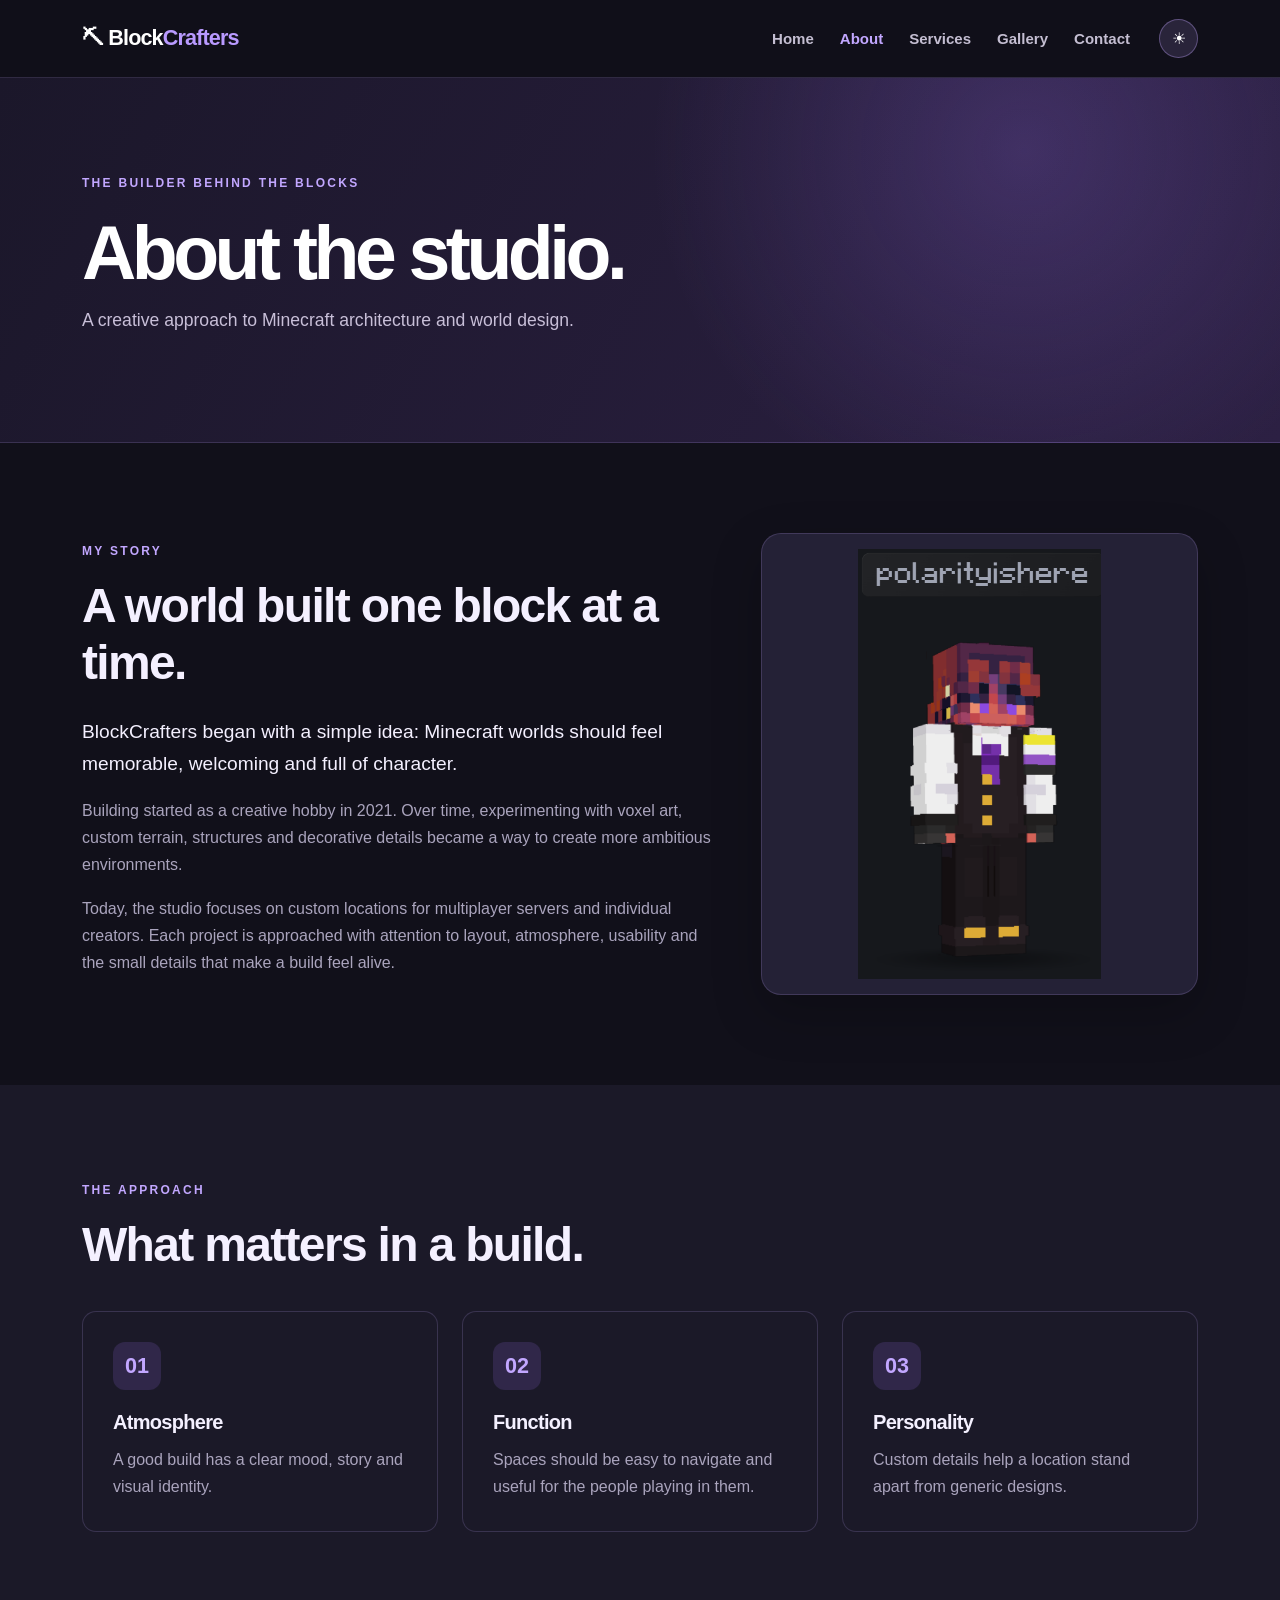
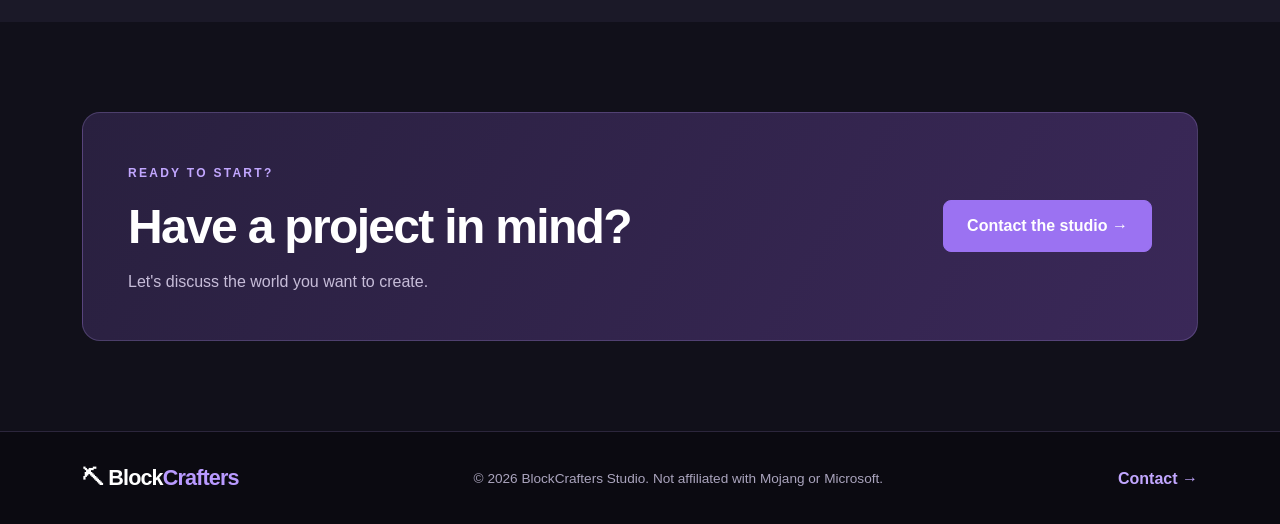
<file: about.html>
<!DOCTYPE html>
<html lang="en">
<head>
  <meta charset="UTF-8">
  <meta name="viewport" content="width=device-width, initial-scale=1.0">
  <title>About | BlockCrafters</title>
  <link href="https://cdn.jsdelivr.net/npm/bootstrap@5.3.3/dist/css/bootstrap.min.css" rel="stylesheet">
  <link rel="stylesheet" href="css/style.css">
</head>
<body>
  <nav class="navbar navbar-expand-lg navbar-dark site-nav sticky-top">
    <div class="container">
      <a class="navbar-brand" href="index.html">⛏ Block<span>Crafters</span></a>
      <button class="navbar-toggler" type="button" data-bs-toggle="collapse" data-bs-target="#mainNav" aria-label="Toggle navigation">
        <span class="navbar-toggler-icon"></span>
      </button>
      <div class="collapse navbar-collapse" id="mainNav">
        <ul class="navbar-nav ms-auto align-items-lg-center">
          <li class="nav-item"><a class="nav-link" href="index.html">Home</a></li>
          <li class="nav-item"><a class="nav-link active" href="about.html">About</a></li>
          <li class="nav-item"><a class="nav-link" href="services.html">Services</a></li>
          <li class="nav-item"><a class="nav-link" href="gallery.html">Gallery</a></li>
          <li class="nav-item"><a class="nav-link" href="contact.html">Contact</a></li>
        </ul>
        <button class="theme-toggle ms-lg-3" id="themeToggle" type="button" aria-label="Switch colour theme">☀</button>
      </div>
    </div>
  </nav>

  <main>
    <section class="page-banner">
      <div class="container">
        <span class="eyebrow">THE BUILDER BEHIND THE BLOCKS</span>
        <h1>About the studio.</h1>
        <p>A creative approach to Minecraft architecture and world design.</p>
      </div>
    </section>

    <section class="section container">
      <div class="row align-items-center g-5">
        <div class="col-lg-7">
          <span class="eyebrow">MY STORY</span>
          <h2 class="mb-4">A world built one block at a time.</h2>
          <p class="body-large">BlockCrafters began with a simple idea: Minecraft worlds should feel memorable, welcoming and full of character.</p>
          <p>Building started as a creative hobby in 2021. Over time, experimenting with voxel art, custom terrain, structures and decorative details became a way to create more ambitious environments.</p>
          <p>Today, the studio focuses on custom locations for multiplayer servers and individual creators. Each project is approached with attention to layout, atmosphere, usability and the small details that make a build feel alive.</p>
        </div>
        <div class="col-lg-5">
          <div class="about-portrait">
            <img src="css/images/my_avatar.png" alt="BlockCrafters builder avatar">
          </div>
        </div>
      </div>
    </section>

    <section class="section section-soft">
      <div class="container">
        <div class="section-heading">
          <div>
            <span class="eyebrow">THE APPROACH</span>
            <h2>What matters in a build.</h2>
          </div>
        </div>
        <div class="row g-4">
          <div class="col-md-4"><article class="feature-card"><div class="feature-icon">01</div><h3>Atmosphere</h3><p>A good build has a clear mood, story and visual identity.</p></article></div>
          <div class="col-md-4"><article class="feature-card"><div class="feature-icon">02</div><h3>Function</h3><p>Spaces should be easy to navigate and useful for the people playing in them.</p></article></div>
          <div class="col-md-4"><article class="feature-card"><div class="feature-icon">03</div><h3>Personality</h3><p>Custom details help a location stand apart from generic designs.</p></article></div>
        </div>
      </div>
    </section>

    <section class="section container">
      <div class="cta-panel">
        <div><span class="eyebrow">READY TO START?</span><h2>Have a project in mind?</h2><p>Let's discuss the world you want to create.</p></div>
        <a href="contact.html" class="btn btn-primary-custom">Contact the studio →</a>
      </div>
    </section>
  </main>

  <footer class="site-footer"><div class="container footer-inner"><a class="navbar-brand" href="index.html">⛏ Block<span>Crafters</span></a><p>© 2026 BlockCrafters Studio. Not affiliated with Mojang or Microsoft.</p><a href="contact.html" class="text-link">Contact →</a></div></footer>

  <script src="https://code.jquery.com/jquery-3.7.1.min.js"></script>
  <script src="https://cdn.jsdelivr.net/npm/bootstrap@5.3.3/dist/js/bootstrap.bundle.min.js"></script>
  <script src="js/script.js"></script>
</body>
</html>
</file>
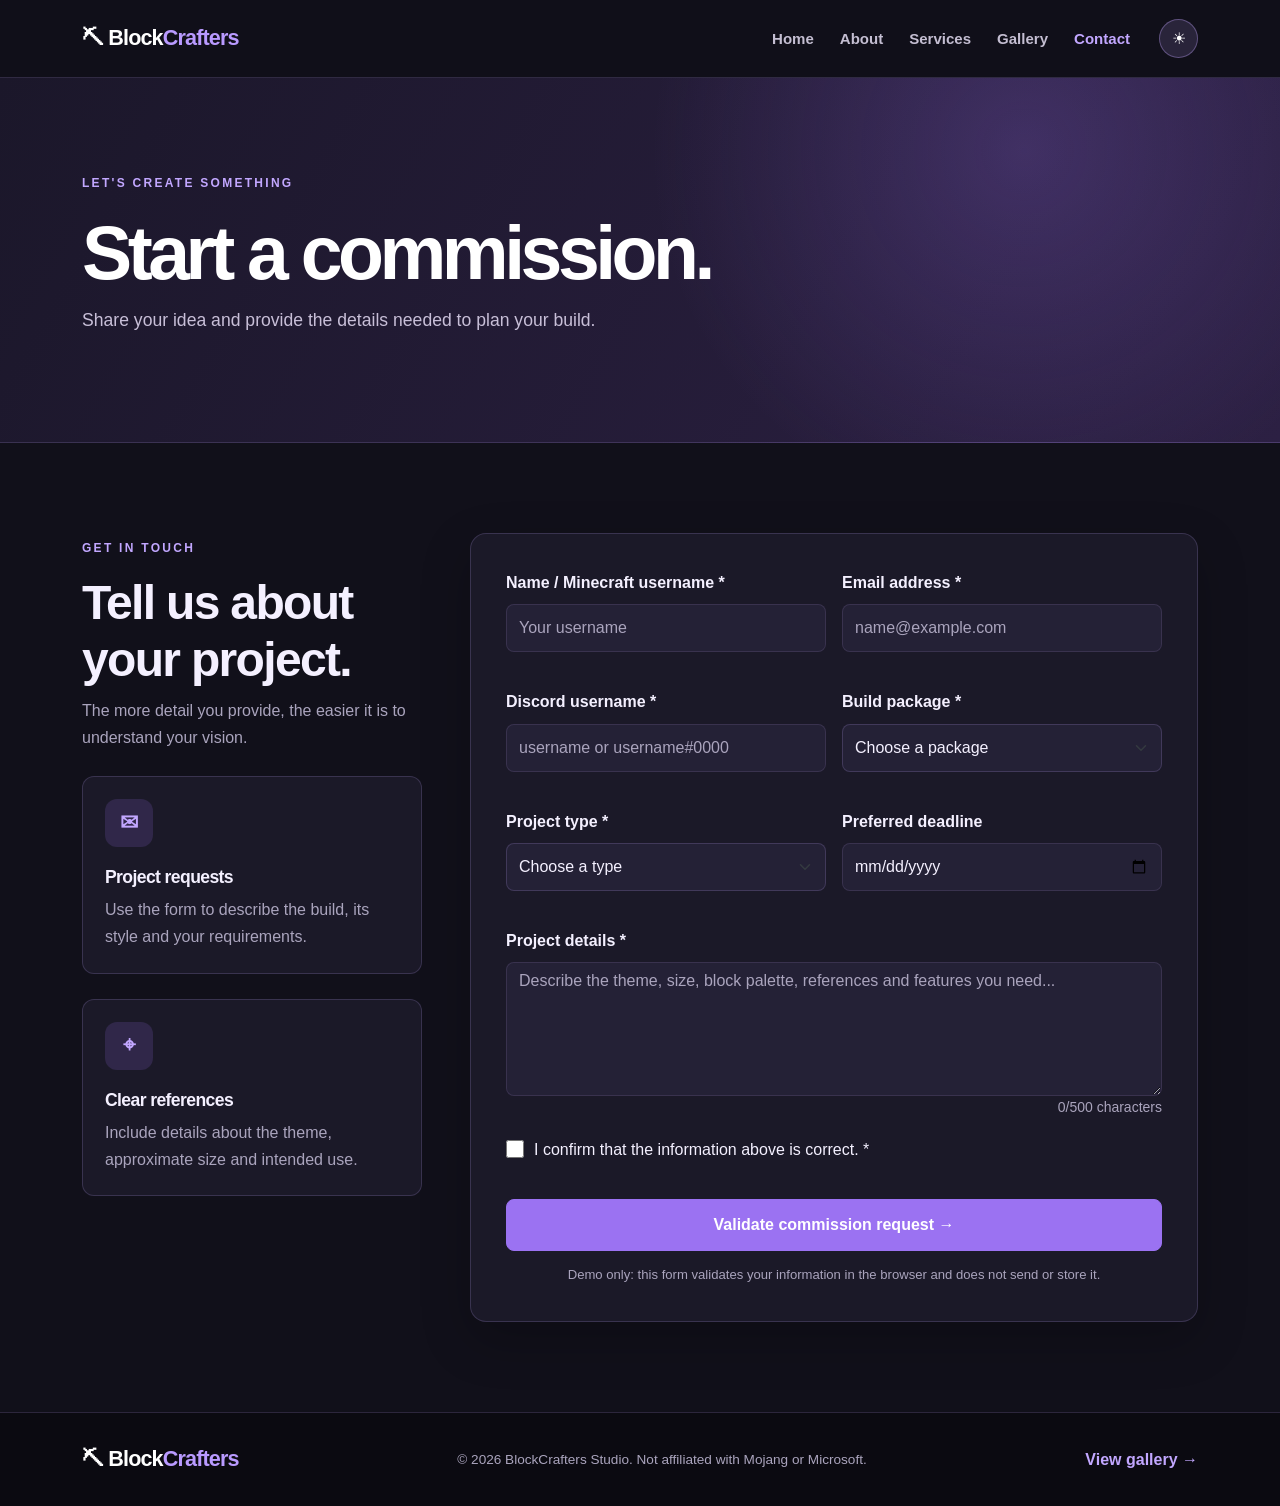
<file: contact.html>
<!DOCTYPE html>
<html lang="en">
<head>
  <meta charset="UTF-8">
  <meta name="viewport" content="width=device-width, initial-scale=1.0">
  <title>Contact & Order | BlockCrafters</title>
  <link href="https://cdn.jsdelivr.net/npm/bootstrap@5.3.3/dist/css/bootstrap.min.css" rel="stylesheet">
  <link rel="stylesheet" href="css/style.css">
</head>
<body>
  <nav class="navbar navbar-expand-lg navbar-dark site-nav sticky-top">
    <div class="container">
      <a class="navbar-brand" href="index.html">⛏ Block<span>Crafters</span></a>
      <button class="navbar-toggler" type="button" data-bs-toggle="collapse" data-bs-target="#mainNav" aria-label="Toggle navigation"><span class="navbar-toggler-icon"></span></button>
      <div class="collapse navbar-collapse" id="mainNav">
        <ul class="navbar-nav ms-auto align-items-lg-center">
          <li class="nav-item"><a class="nav-link" href="index.html">Home</a></li>
          <li class="nav-item"><a class="nav-link" href="about.html">About</a></li>
          <li class="nav-item"><a class="nav-link" href="services.html">Services</a></li>
          <li class="nav-item"><a class="nav-link" href="gallery.html">Gallery</a></li>
          <li class="nav-item"><a class="nav-link active" href="contact.html">Contact</a></li>
        </ul>
        <button class="theme-toggle ms-lg-3" id="themeToggle" type="button" aria-label="Switch colour theme">☀</button>
      </div>
    </div>
  </nav>

  <main>
    <section class="page-banner">
      <div class="container">
        <span class="eyebrow">LET'S CREATE SOMETHING</span>
        <h1>Start a commission.</h1>
        <p>Share your idea and provide the details needed to plan your build.</p>
      </div>
    </section>

    <section class="section container">
      <div class="row g-5">
        <div class="col-lg-4">
          <span class="eyebrow">GET IN TOUCH</span>
          <h2>Tell us about your project.</h2>
          <p class="muted-text">The more detail you provide, the easier it is to understand your vision.</p>
          <div class="contact-info-card">
            <span class="feature-icon">✉</span>
            <h3>Project requests</h3>
            <p>Use the form to describe the build, its style and your requirements.</p>
          </div>
          <div class="contact-info-card">
            <span class="feature-icon">⌖</span>
            <h3>Clear references</h3>
            <p>Include details about the theme, approximate size and intended use.</p>
          </div>
        </div>

        <div class="col-lg-8">
          <form id="commissionForm" class="form-panel" novalidate>
            <div id="formSuccess" class="success-message d-none" role="status">
              <strong>Request details validated!</strong>
              <p class="mb-0">This is a frontend demonstration. Your information has not been sent to a server.</p>
            </div>

            <div class="row g-3">
              <div class="col-md-6">
                <label for="userName" class="form-label">Name / Minecraft username *</label>
                <input type="text" id="userName" class="form-control custom-input" placeholder="Your username" autocomplete="name">
                <small class="field-error" id="userNameError"></small>
              </div>
              <div class="col-md-6">
                <label for="userEmail" class="form-label">Email address *</label>
                <input type="email" id="userEmail" class="form-control custom-input" placeholder="name@example.com" autocomplete="email">
                <small class="field-error" id="userEmailError"></small>
              </div>
              <div class="col-md-6">
                <label for="discordTag" class="form-label">Discord username *</label>
                <input type="text" id="discordTag" class="form-control custom-input" placeholder="username or username#0000">
                <small class="field-error" id="discordTagError"></small>
              </div>
              <div class="col-md-6">
                <label for="buildTier" class="form-label">Build package *</label>
                <select id="buildTier" class="form-select custom-input">
                  <option value="">Choose a package</option>
                  <option value="Standard Spawn">Standard Spawn — from $49</option>
                  <option value="Advanced Hub">Advanced Hub — from $129</option>
                  <option value="Mega World Map">Mega World Map — from $299</option>
                  <option value="Custom Project">Completely custom project</option>
                </select>
                <small class="field-error" id="buildTierError"></small>
              </div>
              <div class="col-md-6">
                <label for="projectType" class="form-label">Project type *</label>
                <select id="projectType" class="form-select custom-input">
                  <option value="">Choose a type</option>
                  <option value="Server spawn">Server spawn</option>
                  <option value="Hub">Hub</option>
                  <option value="Adventure map">Adventure map</option>
                  <option value="Terrain">Custom terrain</option>
                  <option value="Other">Other</option>
                </select>
                <small class="field-error" id="projectTypeError"></small>
              </div>
              <div class="col-md-6">
                <label for="deadline" class="form-label">Preferred deadline</label>
                <input type="date" id="deadline" class="form-control custom-input">
                <small class="field-error" id="deadlineError"></small>
              </div>
              <div class="col-12">
                <label for="projectDetails" class="form-label">Project details *</label>
                <textarea id="projectDetails" class="form-control custom-input" rows="5" placeholder="Describe the theme, size, block palette, references and features you need..."></textarea>
                <div class="d-flex justify-content-between">
                  <small class="field-error" id="projectDetailsError"></small>
                  <small class="muted-text"><span id="characterCount">0</span>/500 characters</small>
                </div>
              </div>
              <div class="col-12">
                <label class="check-row">
                  <input type="checkbox" id="termsCheck">
                  <span>I confirm that the information above is correct. *</span>
                </label>
                <small class="field-error" id="termsCheckError"></small>
              </div>
              <div class="col-12">
                <button type="submit" class="btn btn-primary-custom w-100">Validate commission request →</button>
                <p class="form-note">Demo only: this form validates your information in the browser and does not send or store it.</p>
              </div>
            </div>
          </form>
        </div>
      </div>
    </section>
  </main>

  <footer class="site-footer"><div class="container footer-inner"><a class="navbar-brand" href="index.html">⛏ Block<span>Crafters</span></a><p>© 2026 BlockCrafters Studio. Not affiliated with Mojang or Microsoft.</p><a href="gallery.html" class="text-link">View gallery →</a></div></footer>

  <script src="https://code.jquery.com/jquery-3.7.1.min.js"></script>
  <script src="https://cdn.jsdelivr.net/npm/bootstrap@5.3.3/dist/js/bootstrap.bundle.min.js"></script>
  <script src="js/script.js"></script>
</body>
</html>
</file>
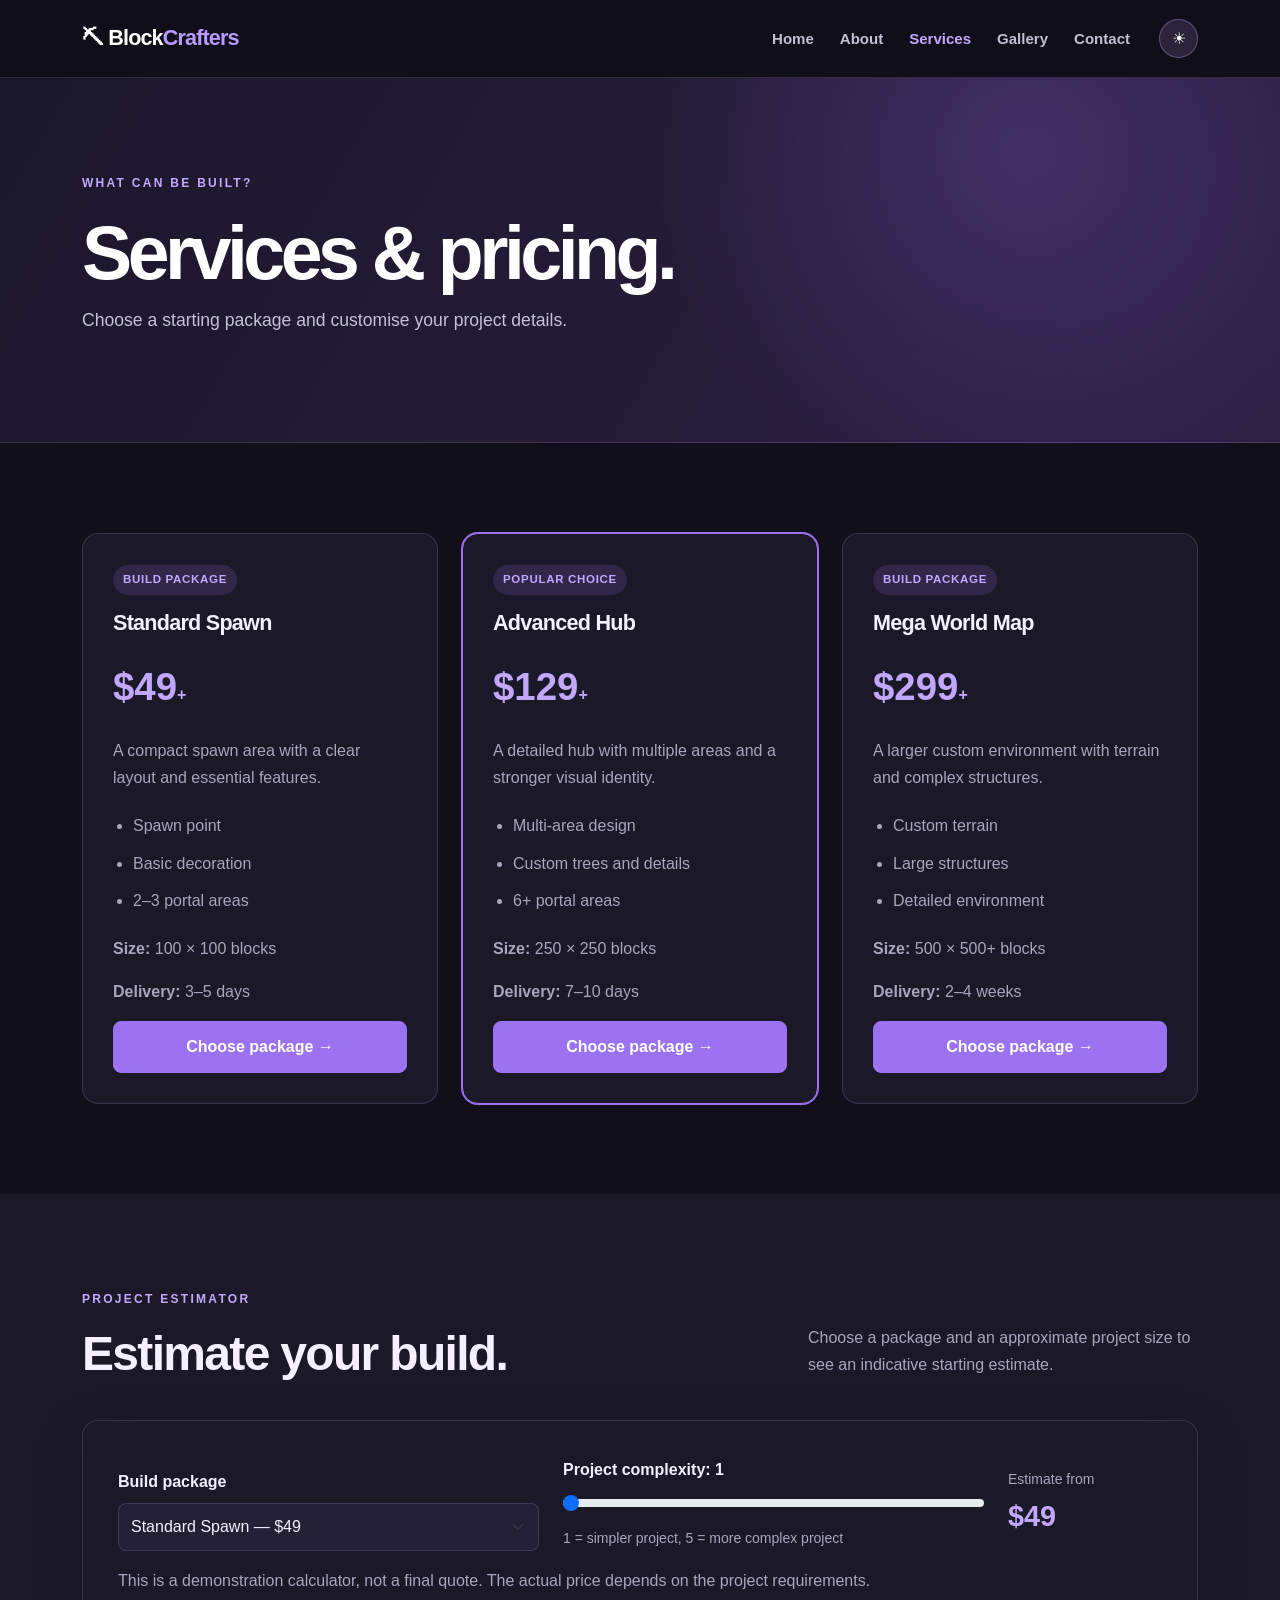
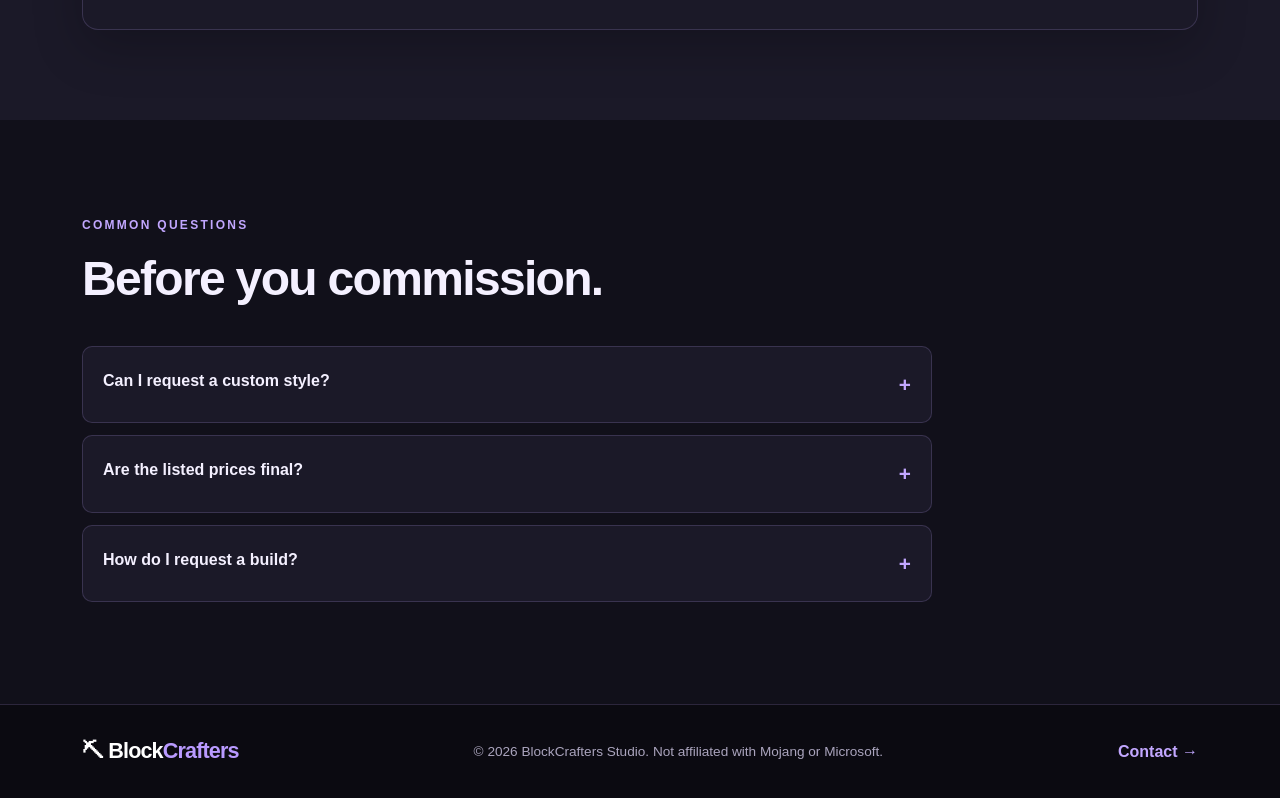
<file: services.html>
<!DOCTYPE html>
<html lang="en">
<head>
  <meta charset="UTF-8">
  <meta name="viewport" content="width=device-width, initial-scale=1.0">
  <title>Services & Pricing | BlockCrafters</title>
  <link href="https://cdn.jsdelivr.net/npm/bootstrap@5.3.3/dist/css/bootstrap.min.css" rel="stylesheet">
  <link rel="stylesheet" href="css/style.css">
</head>
<body>
  <nav class="navbar navbar-expand-lg navbar-dark site-nav sticky-top">
    <div class="container">
      <a class="navbar-brand" href="index.html">⛏ Block<span>Crafters</span></a>
      <button class="navbar-toggler" type="button" data-bs-toggle="collapse" data-bs-target="#mainNav" aria-label="Toggle navigation"><span class="navbar-toggler-icon"></span></button>
      <div class="collapse navbar-collapse" id="mainNav">
        <ul class="navbar-nav ms-auto align-items-lg-center">
          <li class="nav-item"><a class="nav-link" href="index.html">Home</a></li>
          <li class="nav-item"><a class="nav-link" href="about.html">About</a></li>
          <li class="nav-item"><a class="nav-link active" href="services.html">Services</a></li>
          <li class="nav-item"><a class="nav-link" href="gallery.html">Gallery</a></li>
          <li class="nav-item"><a class="nav-link" href="contact.html">Contact</a></li>
        </ul>
        <button class="theme-toggle ms-lg-3" id="themeToggle" type="button" aria-label="Switch colour theme">☀</button>
      </div>
    </div>
  </nav>

  <main>
    <section class="page-banner">
      <div class="container">
        <span class="eyebrow">WHAT CAN BE BUILT?</span>
        <h1>Services & pricing.</h1>
        <p>Choose a starting package and customise your project details.</p>
      </div>
    </section>

    <section class="section container">
      <div class="row g-4" id="serviceCards">
        <div class="col-12 loading-message">Loading services...</div>
      </div>
    </section>

    <section class="section section-soft">
      <div class="container">
        <div class="section-heading">
          <div><span class="eyebrow">PROJECT ESTIMATOR</span><h2>Estimate your build.</h2></div>
          <p>Choose a package and an approximate project size to see an indicative starting estimate.</p>
        </div>
        <div class="estimator-panel">
          <div class="row g-4 align-items-end">
            <div class="col-md-5">
              <label for="estimateTier" class="form-label">Build package</label>
              <select id="estimateTier" class="form-select custom-input">
                <option value="49">Standard Spawn — $49</option>
                <option value="129">Advanced Hub — $129</option>
                <option value="299">Mega World Map — $299</option>
              </select>
            </div>
            <div class="col-md-5">
              <label for="estimateSize" class="form-label">Project complexity: <strong id="sizeValue">1</strong></label>
              <input type="range" class="form-range" id="estimateSize" min="1" max="5" value="1">
              <small class="muted-text">1 = simpler project, 5 = more complex project</small>
            </div>
            <div class="col-md-2">
              <div class="estimate-result"><small>Estimate from</small><strong id="estimatePrice">$49</strong></div>
            </div>
          </div>
          <p class="muted-text mt-3 mb-0">This is a demonstration calculator, not a final quote. The actual price depends on the project requirements.</p>
        </div>
      </div>
    </section>

    <section class="section container">
      <div class="section-heading"><div><span class="eyebrow">COMMON QUESTIONS</span><h2>Before you commission.</h2></div></div>
      <div class="faq-list">
        <article class="faq-item">
          <button class="faq-question" type="button">Can I request a custom style? <span>+</span></button>
          <div class="faq-answer"><p>Yes. You can describe your preferred theme, block palette, references and intended use in the commission form.</p></div>
        </article>
        <article class="faq-item">
          <button class="faq-question" type="button">Are the listed prices final? <span>+</span></button>
          <div class="faq-answer"><p>No. They are starting prices for the example packages. The scope and complexity of a project can affect the final quote.</p></div>
        </article>
        <article class="faq-item">
          <button class="faq-question" type="button">How do I request a build? <span>+</span></button>
          <div class="faq-answer"><p>Use the Contact page to provide your username, contact details, package choice and project description.</p></div>
        </article>
      </div>
    </section>
  </main>

  <footer class="site-footer"><div class="container footer-inner"><a class="navbar-brand" href="index.html">⛏ Block<span>Crafters</span></a><p>© 2026 BlockCrafters Studio. Not affiliated with Mojang or Microsoft.</p><a href="contact.html" class="text-link">Contact →</a></div></footer>

  <script src="https://code.jquery.com/jquery-3.7.1.min.js"></script>
  <script src="https://cdn.jsdelivr.net/npm/bootstrap@5.3.3/dist/js/bootstrap.bundle.min.js"></script>
  <script src="js/script.js"></script>
</body>
</html>
</file>
<file: css/style.css>
:root {
  --bg: #11101a;
  --surface: #1b1928;
  --surface-light: #242136;
  --text: #f4f0ff;
  --muted: #aaa4bd;
  --purple: #9b72f2;
  --purple-light: #c2a7ff;
  --border: rgba(194, 167, 255, 0.18);
  --shadow: 0 18px 50px rgba(0, 0, 0, 0.22);
}

body.light-theme {
  --bg: #f6f3fc;
  --surface: #ffffff;
  --surface-light: #eee8fa;
  --text: #211a32;
  --muted: #6e667e;
  --purple: #7042c5;
  --purple-light: #8c61dc;
  --border: rgba(112, 66, 197, 0.2);
  --shadow: 0 18px 50px rgba(51, 35, 85, 0.09);
}

* {
  box-sizing: border-box;
}

html {
  scroll-behavior: smooth;
}

body {
  margin: 0;
  background: var(--bg);
  color: var(--text);
  font-family: Inter, "Segoe UI", Arial, sans-serif;
  line-height: 1.7;
  transition: background 0.25s ease, color 0.25s ease;
}

a {
  text-decoration: none;
}

p {
  color: var(--muted);
}

h1, h2, h3, h4 {
  color: var(--text);
  font-weight: 750;
  letter-spacing: -0.035em;
  line-height: 1.2;
}

h2 {
  font-size: clamp(2rem, 4vw, 3rem);
}

.site-nav {
  background: rgba(17, 16, 26, 0.96);
  border-bottom: 1px solid var(--border);
  backdrop-filter: blur(14px);
  padding: 15px 0;
}

.navbar-brand {
  color: #fff !important;
  font-size: 1.35rem;
  font-weight: 850;
  letter-spacing: -0.04em;
}

.navbar-brand span {
  color: #b99aff;
}

.site-nav .nav-link {
  color: #c4bed2;
  font-size: 0.94rem;
  font-weight: 600;
  padding: 10px 13px !important;
  transition: color 0.2s ease;
}

.site-nav .nav-link:hover,
.site-nav .nav-link.active {
  color: #c2a7ff;
}

.theme-toggle {
  width: 39px;
  height: 39px;
  border: 1px solid rgba(194, 167, 255, 0.35);
  border-radius: 50%;
  background: #29243a;
  color: #fff;
  cursor: pointer;
}

.hero {
  min-height: 650px;
  display: flex;
  align-items: center;
  position: relative;
  overflow: hidden;
  background:
    linear-gradient(90deg, rgba(15, 13, 25, 0.98), rgba(15, 13, 25, 0.78), rgba(15, 13, 25, 0.28)),
    url("images/background.png") center/cover no-repeat,
    #211735;
}

.hero::after {
  content: "";
  position: absolute;
  width: 420px;
  height: 420px;
  right: 8%;
  top: 16%;
  border: 1px solid rgba(194, 167, 255, 0.22);
  border-radius: 50%;
  box-shadow: 0 0 0 50px rgba(194, 167, 255, 0.035),
              0 0 0 100px rgba(194, 167, 255, 0.025);
}

.hero-content {
  position: relative;
  z-index: 1;
  padding-top: 80px;
  padding-bottom: 80px;
}

.eyebrow {
  display: inline-block;
  color: var(--purple-light);
  font-size: 0.75rem;
  font-weight: 800;
  letter-spacing: 0.19em;
  margin-bottom: 15px;
}

.hero h1 {
  color: #fff;
  font-size: clamp(3.3rem, 8vw, 6.5rem);
  font-weight: 900;
  letter-spacing: -0.07em;
  line-height: 0.98;
  max-width: 750px;
}

.hero h1 span {
  color: #b99aff;
}

.hero-content > p {
  max-width: 540px;
  color: #d1cadf;
  font-size: 1.15rem;
  margin-top: 25px;
}

.hero-actions {
  display: flex;
  flex-wrap: wrap;
  gap: 13px;
  margin-top: 30px;
}

.btn-primary-custom,
.btn-outline-custom {
  display: inline-flex;
  justify-content: center;
  align-items: center;
  padding: 13px 23px;
  border-radius: 8px;
  font-weight: 750;
  transition: transform 0.2s ease, background 0.2s ease;
}

.btn-primary-custom {
  border: 1px solid var(--purple);
  background: var(--purple);
  color: #fff;
}

.btn-primary-custom:hover {
  background: #8056d8;
  border-color: #8056d8;
  color: #fff;
  transform: translateY(-2px);
}

.btn-outline-custom {
  border: 1px solid rgba(194, 167, 255, 0.5);
  background: transparent;
  color: var(--text);
}

.btn-outline-custom:hover {
  background: rgba(155, 114, 242, 0.15);
  border-color: var(--purple);
  color: var(--text);
}

.hero-stats {
  display: flex;
  gap: 55px;
  margin-top: 65px;
}

.hero-stats div {
  display: flex;
  flex-direction: column;
}

.hero-stats strong {
  color: #fff;
  font-size: 1.15rem;
}

.hero-stats small {
  color: #aaa2b9;
}

.section {
  padding-top: 90px;
  padding-bottom: 90px;
}

.section-soft {
  background: var(--surface);
}

.section-heading {
  display: flex;
  justify-content: space-between;
  align-items: end;
  gap: 30px;
  margin-bottom: 38px;
}

.section-heading h2 {
  margin: 0;
}

.section-heading > p {
  max-width: 390px;
  margin-bottom: 4px;
}

.feature-card {
  height: 100%;
  padding: 30px;
  background: var(--surface);
  border: 1px solid var(--border);
  border-radius: 14px;
  transition: transform 0.25s ease, border-color 0.25s ease;
}

.feature-card:hover {
  transform: translateY(-5px);
  border-color: var(--purple);
}

.feature-icon {
  display: inline-flex;
  width: 48px;
  height: 48px;
  align-items: center;
  justify-content: center;
  margin-bottom: 20px;
  border-radius: 12px;
  background: rgba(155, 114, 242, 0.16);
  color: var(--purple-light);
  font-size: 1.35rem;
  font-weight: 800;
}

.feature-card h3 {
  font-size: 1.25rem;
  margin-bottom: 12px;
}

.feature-card p {
  margin-bottom: 0;
}

.project-card {
  height: 100%;
  overflow: hidden;
  background: var(--surface-light);
  border: 1px solid var(--border);
  border-radius: 14px;
  transition: transform 0.25s ease, box-shadow 0.25s ease;
}

.project-card:hover {
  transform: translateY(-5px);
  box-shadow: var(--shadow);
}

.project-image {
  width: 100%;
  height: 235px;
  display: block;
  object-fit: cover;
  background: #302747;
}

.project-content {
  padding: 22px;
}

.project-content h3 {
  font-size: 1.2rem;
  margin: 8px 0;
}

.project-content p {
  font-size: 0.94rem;
  margin-bottom: 15px;
}

.project-category {
  display: inline-block;
  padding: 5px 10px;
  border-radius: 30px;
  background: rgba(155, 114, 242, 0.16);
  color: var(--purple-light);
  font-size: 0.72rem;
  font-weight: 800;
  letter-spacing: 0.06em;
  text-transform: uppercase;
}

.project-actions {
  display: flex;
  justify-content: space-between;
  align-items: center;
  gap: 10px;
}

.favorite-button {
  border: 1px solid var(--border);
  background: transparent;
  color: var(--text);
  border-radius: 8px;
  padding: 7px 12px;
  cursor: pointer;
}

.favorite-button.is-favorite {
  color: #ff8eae;
  border-color: #ff8eae;
  background: rgba(255, 142, 174, 0.1);
}

.text-link {
  color: var(--purple-light);
  font-weight: 750;
}

.text-link:hover {
  color: var(--purple);
}

.cta-panel {
  display: flex;
  justify-content: space-between;
  align-items: center;
  gap: 30px;
  padding: 45px;
  background: linear-gradient(120deg, #29203f, #3a2858);
  border: 1px solid rgba(194, 167, 255, 0.22);
  border-radius: 18px;
}

.cta-panel h2 {
  color: #fff;
  margin-bottom: 12px;
}

.cta-panel p {
  margin-bottom: 0;
  color: #c7bdd9;
}

.page-banner {
  padding: 90px 0;
  background:
    radial-gradient(circle at 80% 20%, rgba(155, 114, 242, 0.22), transparent 35%),
    linear-gradient(120deg, #1b172a, #2c2043);
  border-bottom: 1px solid var(--border);
}

.page-banner h1 {
  color: #fff;
  font-size: clamp(2.7rem, 6vw, 4.7rem);
  letter-spacing: -0.06em;
}

.page-banner p {
  color: #c8bfd8;
  font-size: 1.1rem;
  max-width: 600px;
}

.about-portrait {
  padding: 15px;
  background: var(--surface-light);
  border: 1px solid var(--border);
  border-radius: 20px;
  box-shadow: var(--shadow);
}

.about-portrait img {
  display: block;
  width: 100%;
  max-height: 430px;
  object-fit: contain;
  border-radius: 12px;
}

.body-large {
  color: var(--text);
  font-size: 1.2rem;
}

.service-card {
  height: 100%;
  padding: 30px;
  background: var(--surface);
  border: 1px solid var(--border);
  border-radius: 16px;
}

.service-card.featured {
  border-color: var(--purple);
  box-shadow: 0 0 0 1px var(--purple);
}

.service-card h3 {
  font-size: 1.35rem;
  margin: 15px 0;
}

.service-price {
  color: var(--purple-light);
  font-size: 2.4rem;
  font-weight: 900;
  margin: 18px 0;
}

.service-card ul {
  padding-left: 20px;
  color: var(--muted);
}

.service-card li {
  padding: 5px 0;
}

.estimator-panel,
.form-panel {
  padding: 35px;
  background: var(--surface);
  border: 1px solid var(--border);
  border-radius: 16px;
  box-shadow: var(--shadow);
}

.custom-input {
  min-height: 48px;
  background-color: var(--surface-light);
  border: 1px solid var(--border);
  border-radius: 8px;
  color: var(--text);
}

.custom-input:focus {
  background-color: var(--surface-light);
  color: var(--text);
  border-color: var(--purple);
  box-shadow: 0 0 0 3px rgba(155, 114, 242, 0.15);
}

.custom-input::placeholder {
  color: var(--muted);
}

.form-select.custom-input option {
  background: var(--surface);
  color: var(--text);
}

.form-label {
  color: var(--text);
  font-weight: 700;
  margin-bottom: 8px;
}

.estimate-result {
  display: flex;
  flex-direction: column;
  padding: 10px 0;
}

.estimate-result small {
  color: var(--muted);
}

.estimate-result strong {
  color: var(--purple-light);
  font-size: 1.8rem;
}

.muted-text {
  color: var(--muted);
}

.faq-list {
  max-width: 850px;
}

.faq-item {
  margin-bottom: 12px;
  overflow: hidden;
  border: 1px solid var(--border);
  border-radius: 10px;
  background: var(--surface);
}

.faq-question {
  display: flex;
  justify-content: space-between;
  width: 100%;
  padding: 20px;
  border: 0;
  background: transparent;
  color: var(--text);
  text-align: left;
  font-weight: 750;
}

.faq-question span {
  color: var(--purple-light);
  font-size: 1.3rem;
}

.faq-answer {
  display: none;
  padding: 0 20px 18px;
}

.faq-answer p {
  margin: 0;
}

.gallery-toolbar {
  display: flex;
  flex-wrap: wrap;
  gap: 12px;
  margin-bottom: 22px;
}

.search-wrap {
  flex: 1 1 240px;
}

.filter-wrap {
  flex: 0 1 220px;
}

.gallery-count {
  margin-bottom: 20px;
  font-size: 0.9rem;
}

.empty-state {
  padding: 50px 20px;
  text-align: center;
  border: 1px dashed var(--border);
  border-radius: 14px;
}

.favorites-panel {
  display: grid;
  grid-template-columns: 1fr 1.5fr;
  gap: 40px;
  align-items: start;
}

.favorite-list {
  min-height: 70px;
  padding: 20px;
  background: var(--surface-light);
  border: 1px solid var(--border);
  border-radius: 12px;
}

.favorite-chip {
  display: inline-flex;
  align-items: center;
  gap: 8px;
  margin: 4px;
  padding: 8px 12px;
  background: rgba(155, 114, 242, 0.15);
  border-radius: 30px;
  color: var(--text);
  font-size: 0.9rem;
}

.favorite-chip button {
  border: 0;
  background: transparent;
  color: #ff8eae;
  cursor: pointer;
}

.contact-info-card {
  margin-top: 25px;
  padding: 22px;
  background: var(--surface);
  border: 1px solid var(--border);
  border-radius: 12px;
}

.contact-info-card h3 {
  font-size: 1.1rem;
}

.contact-info-card p {
  margin-bottom: 0;
}

.field-error {
  display: block;
  min-height: 20px;
  padding-top: 4px;
  color: #ff8eae;
  font-size: 0.82rem;
}

.input-invalid {
  border-color: #ff6e91 !important;
}

.input-valid {
  border-color: #52c99a !important;
}

.check-row {
  display: flex;
  align-items: center;
  gap: 10px;
  color: var(--text);
}

.check-row input {
  width: 18px;
  height: 18px;
  accent-color: var(--purple);
}

.success-message {
  margin-bottom: 25px;
  padding: 17px;
  border: 1px solid #52c99a;
  border-radius: 10px;
  background: rgba(82, 201, 154, 0.1);
  color: #65d9aa;
}

.success-message p {
  color: var(--muted);
}

.form-note {
  margin: 13px 0 0;
  text-align: center;
  font-size: 0.82rem;
}

.site-footer {
  padding: 28px 0;
  background: #0b0a11;
  border-top: 1px solid var(--border);
}

.footer-inner {
  display: flex;
  justify-content: space-between;
  align-items: center;
  flex-wrap: wrap;
  gap: 15px;
}

.footer-inner p {
  margin: 0;
  font-size: 0.85rem;
}

.loading-message {
  padding: 25px;
  color: var(--muted);
}

@media (max-width: 768px) {
  .hero {
    min-height: 590px;
    background-position: center;
  }

  .hero::after {
    display: none;
  }

  .hero-stats {
    gap: 25px;
    margin-top: 45px;
  }

  .section {
    padding-top: 65px;
    padding-bottom: 65px;
  }

  .section-heading {
    display: block;
  }

  .section-heading > p {
    margin-top: 15px;
  }

  .cta-panel {
    display: block;
    padding: 30px;
  }

  .cta-panel .btn {
    margin-top: 25px;
  }

  .favorites-panel {
    grid-template-columns: 1fr;
    gap: 20px;
  }

  .estimator-panel,
  .form-panel {
    padding: 22px;
  }

  .footer-inner {
    flex-direction: column;
    text-align: center;
  }
}

@media (max-width: 480px) {
  .hero h1 {
    font-size: 3.1rem;
  }

  .hero-stats {
    gap: 16px;
  }

  .hero-stats strong {
    font-size: 0.95rem;
  }

  .hero-stats small {
    font-size: 0.75rem;
  }

  .hero-actions .btn {
    width: 100%;
  }

  .page-banner {
    padding: 65px 0;
  }

  .gallery-toolbar > * {
    flex: 1 1 100%;
  }
}
</file>
